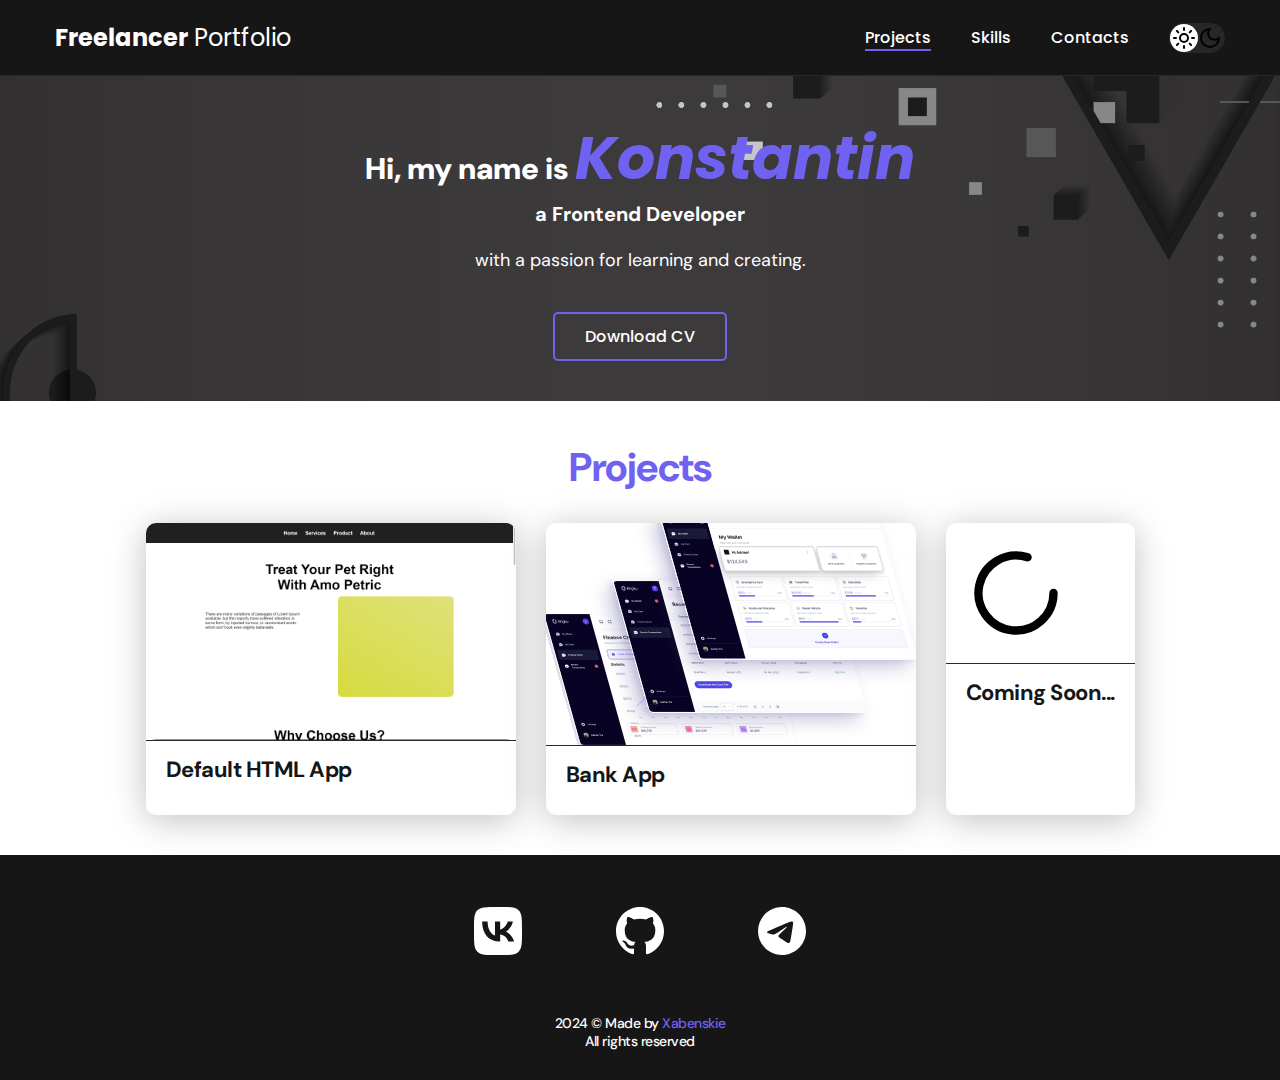
<file: index.html>
<!DOCTYPE html>
<html lang="en">
<head>
    <meta charset="UTF-8" />
    <meta name="viewport" content="width=device-width, initial-scale=1.0" />
    <title>Freelancer Portfolio</title>
    <link rel="stylesheet" href="./css/main.css" />
</head>
<body>
    <nav class="nav">
        <div class="container">
            <div class="nav-row">
                <a href="./index.html" class="logo">
                    <strong>Freelancer</strong> Portfolio
                </a>
                <ul class="nav-list">
                    <li class="nav-list__item">
                        <a href="./index.html" class="nav-list__link nav-list__link--active">Projects</a>
                    </li>
                    <li class="nav-list__item">
                        <a href="./skills.html" class="nav-list__link">Skills</a>
                    </li>
                    <li class="nav-list__item">
                        <a href="./contacts.html" class="nav-list__link">Contacts</a>
                    </li>
                </ul>
                <button class="dark-mode-btn" aria-label="Toggle dark mode">
                    <img src="icons/switch/sun.svg" alt="Light Mode" class="dark-mode-btn__icon" />
                    <img src="icons/switch/moon.svg" alt="Dark Mode" class="dark-mode-btn__icon" />
                </button>
            </div>
        </div>
    </nav>

    <header class="header">
        <div class="header__wrapper">
            <h1 class="header__title">
                <strong>Hi, my name is <em>Konstantin</em></strong><br />
                a Frontend Developer
            </h1>
            <p class="header__text">with a passion for learning and creating.</p>
            <a href="../Резюме.docx" class="btn" download>Download CV</a>
        </div>
    </header>

    <main class="section">
        <div class="container">
            <h2 class="title-1">Projects</h2>
            <ul class="projects">
                <li class="project">
                    <a href="./default-page.html">
                        <img src="./icons/projects/1 project.png" alt="Default HTML App" class="project__img" width="450" height="450" draggable="false" />
                        <h3 class="project__title">Default HTML App</h3>
                    </a>
                </li>
                <li class="project">
                    <a href="./bank-page.html">
                        <img src="./icons/projects/bank.svg" alt="Bank App" class="project__img" width="450" height="450" draggable="false" />
                        <h3 class="project__title">Bank App</h3>
                    </a>
                </li>
                <li class="project">
                    <img src="./icons/projects/comingSoon.svg" alt="Coming Soon" width="400" height="400" class="project__loader" draggable="false" />
                    <h3 class="project__title">Coming Soon...</h3>
                </li>
            </ul>
        </div>
    </main>

    <footer class="footer">
        <div class="container">
            <div class="footer__wrapper">
                <ul class="social">
                    <li class="social__item">
                        <a href="https://vk.com/iyiyiyiyiyiyu" aria-label="VK Profile">
                            <img src="icons/contact/vk.svg" alt="VK" />
                        </a>
                    </li>
                    <li class="social__item">
                        <a href="https://github.com/Xabenskie" aria-label="GitHub Profile">
                            <img src="icons/contact/gitHub.svg" alt="GitHub" />
                        </a>
                    </li>
                    <li class="social__item">
                        <a href="https://t.me/wedhhe" aria-label="Telegram Profile">
                            <img src="icons/contact/telegram.svg" alt="Telegram" />
                        </a>
                    </li>
                </ul>
                <div class="copyright">
                    <p>
                        2024 &copy; Made by <a href="https://github.com/Xabenskie">Xabenskie</a>
                    </p>
                    <p>All rights reserved</p>
                </div>
            </div>
        </div>
    </footer>

    <script src="js/main.js"></script>
</body>
</html>
</file>
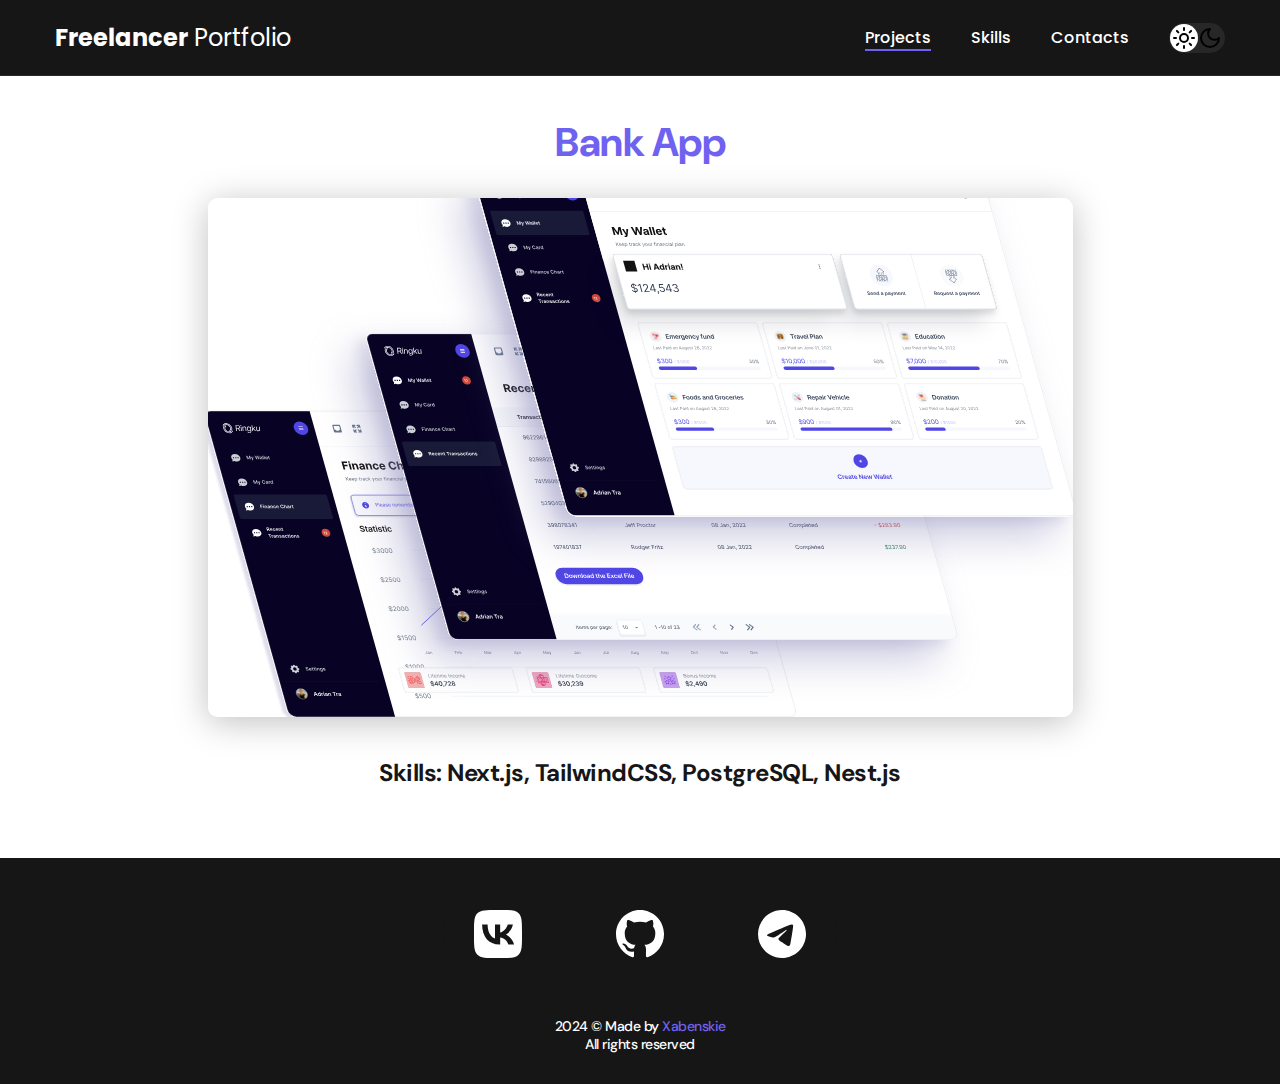
<file: bank-page.html>
<!DOCTYPE html>
<html lang="en">
	<head>
		<meta charset="UTF-8" />
		<meta name="viewport" content="width=device-width, initial-scale=1.0" />
		<title>Freelancer Portfolio</title>
		<link rel="stylesheet" href="css/main.css" />
	</head>
	<body>
		<nav class="nav">
			<div class="container">
				<div class="nav-row">
					<a href="./index.html" class="logo">
						<strong>Freelancer</strong> Portfolio
					</a>
					<ul class="nav-list">
						<li class="nav-list__item">
							<a
								href="./index.html"
								class="nav-list__link nav-list__link--active"
								>Projects</a
							>
						</li>
						<li class="nav-list__item">
							<a href="./skills.html" class="nav-list__link">Skills</a>
						</li>
						<li class="nav-list__item">
							<a href="./contacts.html" class="nav-list__link">Contacts</a>
						</li>
					</ul>
					<button class="dark-mode-btn" aria-label="Toggle dark mode">
						<img
							src="icons/switch/sun.svg"
							alt="Light Mode"
							class="dark-mode-btn__icon"
						/>
						<img
							src="icons/switch/moon.svg"
							alt="Dark Mode"
							class="dark-mode-btn__icon"
						/>
					</button>
				</div>
			</div>
		</nav>

		<main class="section">
			<div class="container">
				<h2 class="title-1">Bank App</h2>
				<div class="project-details">
					<img
						src="icons/projects/bank.svg"
						alt="Bank App Cover"
						draggable="false"
						class="project-details__cover"
					/>
					<p class="project-details__desc">
						Skills: Next.js, TailwindCSS, PostgreSQL, Nest.js
					</p>
				</div>
			</div>
		</main>

		<footer class="footer">
			<div class="container">
				<div class="footer__wrapper">
					<ul class="social">
						<li class="social__item">
							<a href="https://vk.com/iyiyiyiyiyiyu" aria-label="VK Profile">
								<img src="icons/contact/vk.svg" alt="VK" />
							</a>
						</li>
						<li class="social__item">
							<a
								href="https://github.com/Xabenskie"
								aria-label="GitHub Profile"
							>
								<img src="icons/contact/gitHub.svg" alt="GitHub" />
							</a>
						</li>
						<li class="social__item">
							<a href="https://t.me/wedhhe" aria-label="Telegram Profile">
								<img src="icons/contact/telegram.svg" alt="Telegram" />
							</a>
						</li>
					</ul>
					<div class="copyright">
						<p>
							2024 &copy; Made by
							<a href="https://github.com/Xabenskie">Xabenskie</a>
						</p>
						<p>All rights reserved</p>
					</div>
				</div>
			</div>
		</footer>

		<script src="js/main.js"></script>
	</body>
</html>
</file>
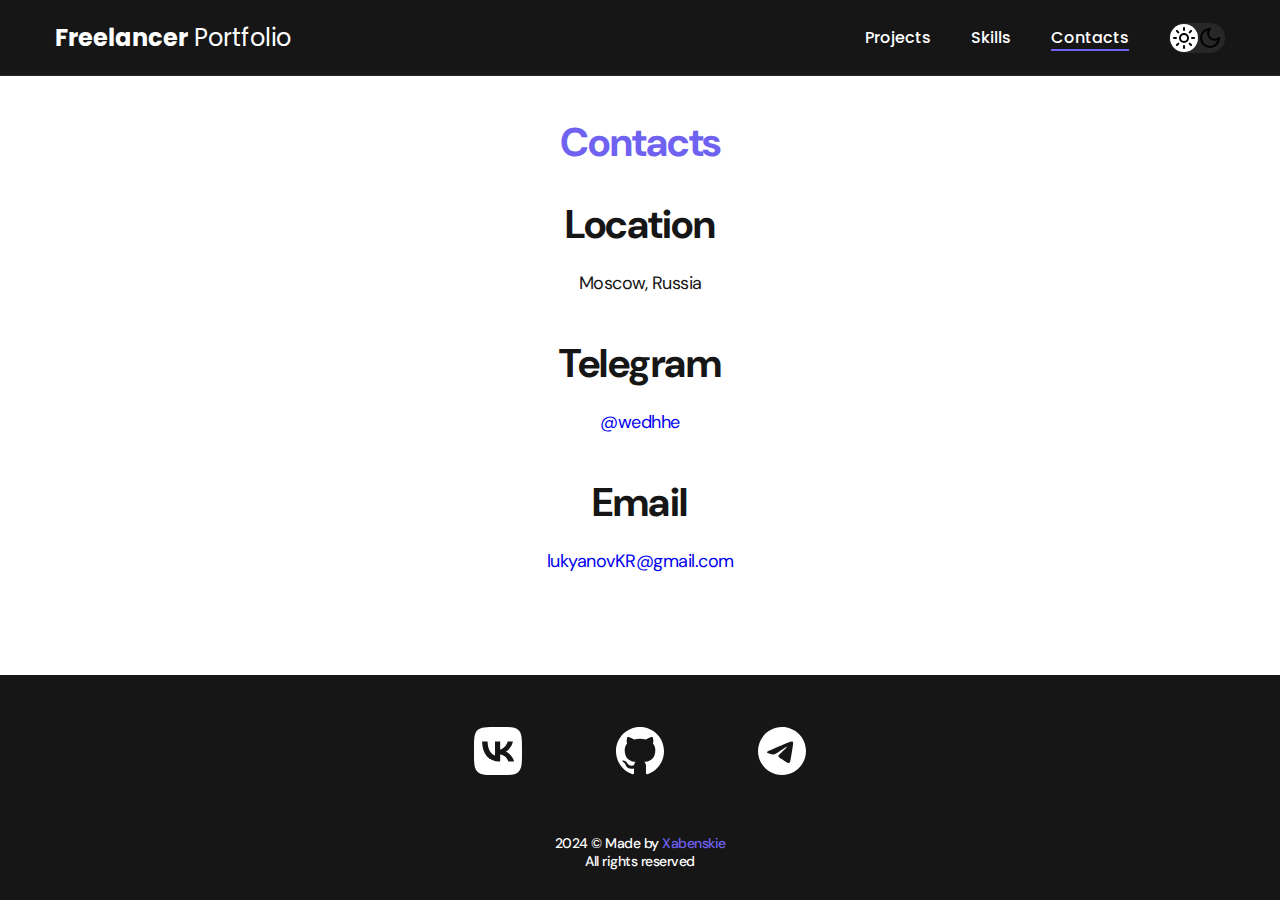
<file: contacts.html>
<!DOCTYPE html>
<html lang="en">
	<head>
		<meta charset="UTF-8" />
		<meta name="viewport" content="width=device-width, initial-scale=1.0" />
		<title>Freelancer Portfolio</title>
		<link rel="stylesheet" href="css/main.css" />
	</head>
	<body>
		<nav class="nav">
			<div class="container">
				<div class="nav-row">
					<a href="./index.html" class="logo">
						<strong>Freelancer</strong> Portfolio
					</a>
					<ul class="nav-list">
						<li class="nav-list__item">
							<a href="./index.html" class="nav-list__link">Projects</a>
						</li>
						<li class="nav-list__item">
							<a href="./skills.html" class="nav-list__link">Skills</a>
						</li>
						<li class="nav-list__item">
							<a
								href="./contacts.html"
								class="nav-list__link nav-list__link--active"
								>Contacts</a
							>
						</li>
					</ul>
					<button class="dark-mode-btn" aria-label="Toggle dark mode">
						<img
							src="icons/switch/sun.svg"
							alt="Light Mode"
							class="dark-mode-btn__icon"
						/>
						<img
							src="icons/switch/moon.svg"
							alt="Dark Mode"
							class="dark-mode-btn__icon"
						/>
					</button>
				</div>
			</div>
		</nav>

		<main class="section">
			<div class="container">
				<h1 class="title-1">Contacts</h1>
				<ul class="content-list">
					<li class="content-list__item">
						<h2 class="title-2">Location</h2>
						<p>Moscow, Russia</p>
					</li>
					<li class="content-list__item">
						<h2 class="title-2">Telegram</h2>
						<p><a href="https://t.me/wedhhe">@wedhhe</a></p>
					</li>
					<li class="content-list__item">
						<h2 class="title-2">Email</h2>
						<p>
							<a href="mailto:lukyanovKR@gmail.com">lukyanovKR@gmail.com</a>
						</p>
					</li>
				</ul>
			</div>
		</main>

		<footer class="footer">
			<div class="container">
				<div class="footer__wrapper">
					<ul class="social">
						<li class="social__item">
							<a href="https://vk.com/iyiyiyiyiyiyu" aria-label="VK Profile">
								<img src="icons/contact/vk.svg" alt="VK" />
							</a>
						</li>
						<li class="social__item">
							<a
								href="https://github.com/Xabenskie"
								aria-label="GitHub Profile"
							>
								<img src="icons/contact/gitHub.svg" alt="GitHub" />
							</a>
						</li>
						<li class="social__item">
							<a href="https://t.me/wedhhe" aria-label="Telegram Profile">
								<img src="icons/contact/telegram.svg" alt="Telegram" />
							</a>
						</li>
					</ul>
					<div class="copyright">
						<p>
							2024 &copy; Made by
							<a href="https://github.com/Xabenskie">Xabenskie</a>
						</p>
						<p>All rights reserved</p>
					</div>
				</div>
			</div>
		</footer>

		<script src="js/main.js"></script>
	</body>
</html>
</file>
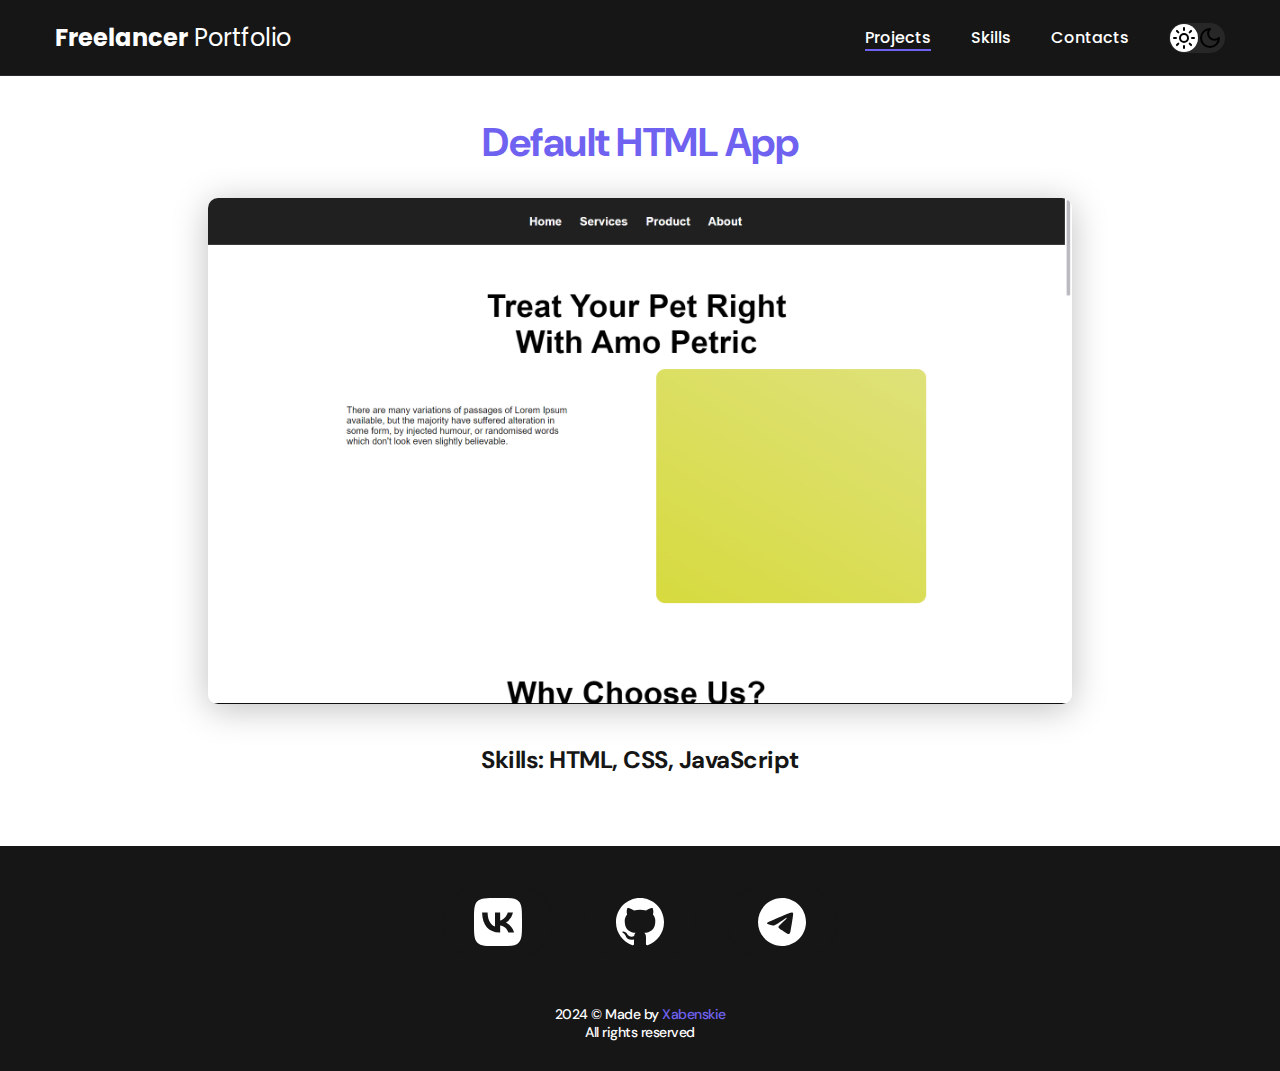
<file: default-page.html>
<!DOCTYPE html>
<html lang="en">
	<head>
		<meta charset="UTF-8" />
		<meta name="viewport" content="width=device-width, initial-scale=1.0" />
		<title>Freelancer Portfolio</title>
		<link rel="stylesheet" href="css/main.css" />
	</head>
	<body>
		<nav class="nav">
			<div class="container">
				<div class="nav-row">
					<a href="./index.html" class="logo">
						<strong>Freelancer</strong> Portfolio
					</a>
					<ul class="nav-list">
						<li class="nav-list__item">
							<a
								href="./index.html"
								class="nav-list__link nav-list__link--active"
								>Projects</a
							>
						</li>
						<li class="nav-list__item">
							<a href="./skills.html" class="nav-list__link">Skills</a>
						</li>
						<li class="nav-list__item">
							<a href="./contacts.html" class="nav-list__link">Contacts</a>
						</li>
					</ul>
					<button class="dark-mode-btn" aria-label="Toggle dark mode">
						<img
							src="icons/switch/sun.svg"
							alt="Light Mode"
							class="dark-mode-btn__icon"
						/>
						<img
							src="icons/switch/moon.svg"
							alt="Dark Mode"
							class="dark-mode-btn__icon"
						/>
					</button>
				</div>
			</div>
		</nav>

		<main class="section">
			<div class="container">
				<h2 class="title-1">Default HTML App</h2>
				<div class="project-details">
					<img
						src="icons/projects/1 project.png"
						alt="Project Cover"
						draggable="false"
						class="project-details__cover"
					/>
					<p class="project-details__desc">Skills: HTML, CSS, JavaScript</p>
				</div>
			</div>
		</main>

		<footer class="footer">
			<div class="container">
				<div class="footer__wrapper">
					<ul class="social">
						<li class="social__item">
							<a href="https://vk.com/iyiyiyiyiyiyu" aria-label="VK Profile">
								<img src="icons/contact/vk.svg" alt="VK" />
							</a>
						</li>
						<li class="social__item">
							<a
								href="https://github.com/Xabenskie"
								aria-label="GitHub Profile"
							>
								<img src="icons/contact/gitHub.svg" alt="GitHub" />
							</a>
						</li>
						<li class="social__item">
							<a href="https://t.me/wedhhe" aria-label="Telegram Profile">
								<img src="icons/contact/telegram.svg" alt="Telegram" />
							</a>
						</li>
					</ul>
					<div class="copyright">
						<p>
							2024 &copy; Made by
							<a href="https://github.com/Xabenskie">Xabenskie</a>
						</p>
						<p>All rights reserved</p>
					</div>
				</div>
			</div>
		</footer>

		<script src="js/main.js"></script>
	</body>
</html>
</file>
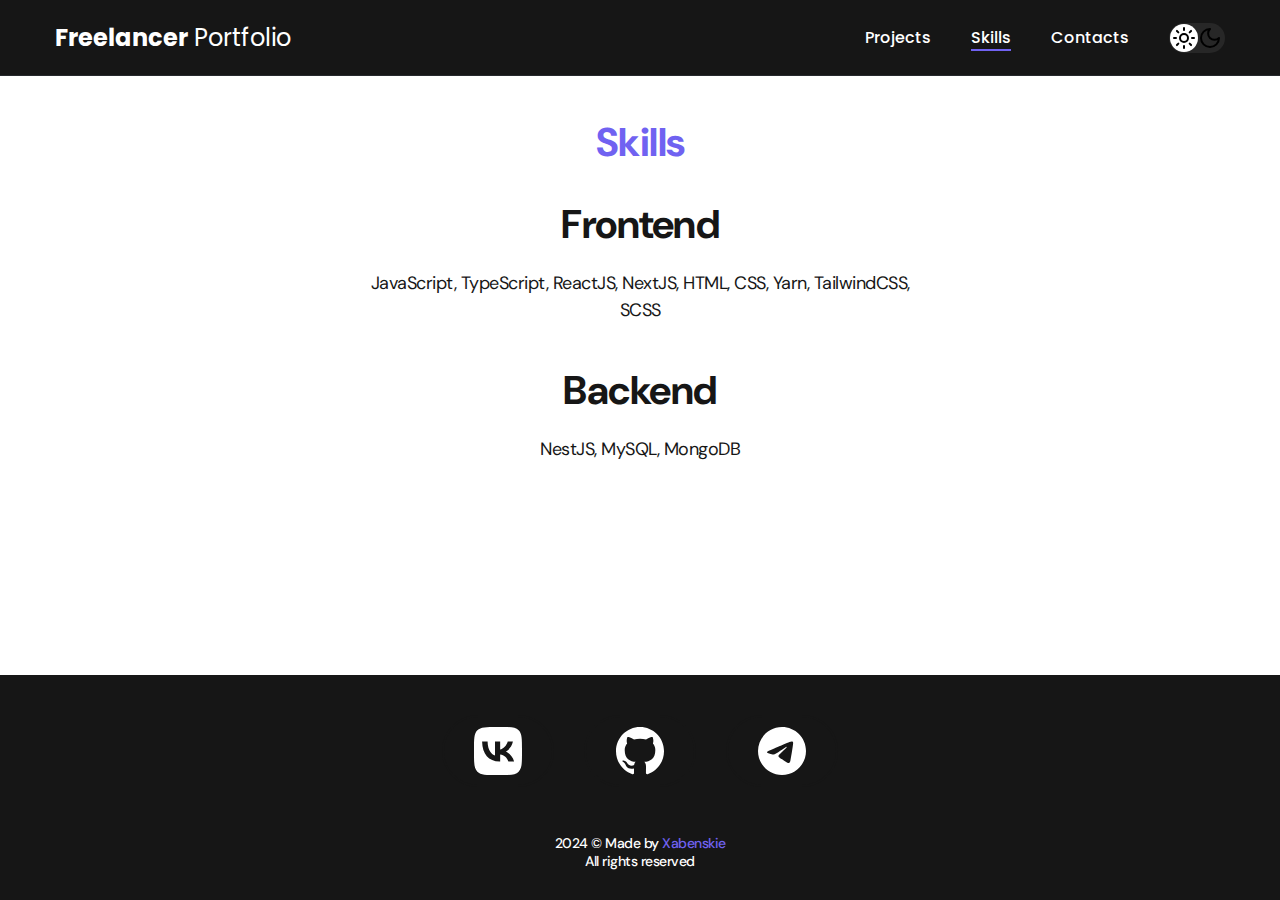
<file: skills.html>
<!DOCTYPE html>
<html lang="en">
<head>
    <meta charset="UTF-8" />
    <meta name="viewport" content="width=device-width, initial-scale=1.0" />
    <title>Freelancer Portfolio</title>
    <link rel="stylesheet" href="css/main.css" />
</head>
<body>
    <nav class="nav">
        <div class="container">
            <div class="nav-row">
                <a href="./index.html" class="logo">
                    <strong>Freelancer</strong> Portfolio
                </a>
                <ul class="nav-list">
                    <li class="nav-list__item">
                        <a href="./index.html" class="nav-list__link">Projects</a>
                    </li>
                    <li class="nav-list__item">
                        <a href="./skills.html" class="nav-list__link nav-list__link--active">Skills</a>
                    </li>
                    <li class="nav-list__item">
                        <a href="./contacts.html" class="nav-list__link">Contacts</a>
                    </li>
                </ul>
                <button class="dark-mode-btn" aria-label="Toggle dark mode">
                    <img src="icons/switch/sun.svg" alt="Light Mode" class="dark-mode-btn__icon" />
                    <img src="icons/switch/moon.svg" alt="Dark Mode" class="dark-mode-btn__icon" />
                </button>
            </div>
        </div>
    </nav>

    <main class="section">
        <div class="container">
            <h1 class="title-1">Skills</h1>
            <ul class="content-list">
                <li class="content-list__item">
                    <h2 class="title-2">Frontend</h2>
                    <p>JavaScript, TypeScript, ReactJS, NextJS, HTML, CSS, Yarn, TailwindCSS, SCSS</p>
                </li>
                <li class="content-list__item">
                    <h2 class="title-2">Backend</h2>
                    <p>NestJS, MySQL, MongoDB</p>
                </li>
            </ul>
        </div>
    </main>

    <footer class="footer">
        <div class="container">
            <div class="footer__wrapper">
                <ul class="social">
                    <li class="social__item">
                        <a href="https://vk.com/iyiyiyiyiyiyu" aria-label="VK Profile">
                            <img src="icons/contact/vk.svg" alt="VK" />
                        </a>
                    </li>
                    <li class="social__item">
                        <a href="https://github.com/Xabenskie" aria-label="GitHub Profile">
                            <img src="icons/contact/gitHub.svg" alt="GitHub" />
                        </a>
                    </li>
                    <li class="social__item">
                        <a href="https://t.me/wedhhe" aria-label="Telegram Profile">
                            <img src="icons/contact/telegram.svg" alt="Telegram" />
                        </a>
                    </li>
                </ul>
                <div class="copyright">
                    <p>2024 &copy; Made by <a href="https://github.com/Xabenskie">Xabenskie</a></p>
                    <p>All rights reserved</p>
                </div>
            </div>
        </div>
    </footer>

    <script src="js/main.js"></script>
</body>
</html>
</file>
<file: css/main.css>
@import './reset.css';

@import url('https://fonts.googleapis.com/css2?family=DM+Sans:ital,opsz@0,9..40;1,9..40&family=Poppins:wght@400;500;700&display=swap');
/* 
 font-family: "Poppins", sans-serif;
 font-family: "DM Sans", sans-serif;
*/

body {
	font-family: Arial, Helvetica, sans-serif;
}

body::-webkit-scrollbar {
	background-color: white;
	width: 16px;
}

/* background of the scrollbar except button or resizer */
body::-webkit-scrollbar-track {
	background-color: white;
}

/* scrollbar itself */
body::-webkit-scrollbar-thumb {
	background-color: #babac0;
	border-radius: 16px;
	border: 4px solid white;
}

/* set button(top and bottom of the scrollbar) */
body::-webkit-scrollbar-button {
	display: none;
}

:root {
	--black: #161616;
	--black-border: #26292d;
	--white: #fff;
	--pink: #7062f1;
	--orange: rgb(255, 166, 0);

	--text-color: var(--black);
	--dark-bg: var(--black);
	--dark-border: var(--black-border);
	--header-text: var(--white);
	--accent: var(--pink);

	/* Light mode */
	--page-bg: var(--white);
	--text-color: var(--black);
	--title-1: var(--accent);
	--project-card-text: var(--black);
	--box-shadow: 0px 5px 35px rgba(0, 0, 0, 0.25);
}

.dark {
	/* Dark mode */
	--page-bg: #252526;
	--text-color: var(--white);
	--title-1: var(--white);
	--project-card-bg: var(--black);
	--project-card-text: var(--white);
	--box-shadow: 0px 5px 35px rgba(0, 0, 0, 0.8);
}

html,
body {
	font-family: 'DM Sans', sans-serif;
	letter-spacing: -0.5px;
	color: var(--text-color);
	min-height: 100vh;
	display: flex;
	flex-direction: column;
	background-color: var(--page-bg);
}

.container {
	padding: 0 15px;
	max-width: 1200px;
	margin: 0 auto;
}

.nav {
	background-color: var(--dark-bg);
	color: var(--header-text);
	padding: 20px 0;
	border-bottom: 1px solid var(--dark-border);
	letter-spacing: normal;
}

.nav-row {
	display: flex;
	justify-content: flex-end;
	align-items: center;
	column-gap: 40px;
	row-gap: 20px;
	flex-wrap: wrap;
}

.logo {
	color: var(--header-text);
	font-size: 24px;
	font-family: 'Poppins', sans-serif;
	margin-right: auto;
}

.nav-list {
	display: flex;
	align-items: center;
	column-gap: 40px;
	font-size: 16px;
	font-weight: 500;
	font-family: 'Poppins', sans-serif;
}

.dark-mode-btn {
	order: 1;
	display: flex;
	width: 56px;
	height: 30px;
	background-color: #272727;
	border-radius: 50px;
	justify-content: space-between;
	padding: 3px;
	position: relative;
}

.dark-mode-btn::before {
	content: '';
	display: block;
	width: 28px;
	height: 28px;
	border-radius: 50%;
	background-color: var(--white);
	position: absolute;
	top: 1px;
	left: 1px;
	transition: all 0.3s ease-in-out;
}

.dark-mode-btn--active::before {
	left: 26px;
}

.dark-mode-btn__icon {
	position: relative;
	z-index: 9;
}

.nav-list__link {
	color: var(--header-text);
}

.nav-list__link--active {
	position: relative;
}

.nav-list__link--active::before {
	content: '';
	display: block;
	height: 2px;
	width: 100%;
	background-color: var(--accent);
	position: absolute;
	left: 0;
	top: 100%;
}

.header {
	background-color: var(--dark-bg);
	color: var(--header-text);
	min-height: 695px;
	padding: 40px 0;
	display: flex;
	justify-content: center;
	align-items: center;
	letter-spacing: normal;
	text-align: center;
	background-image: url('../icons/89781.jpg');
	background-repeat: no-repeat;
	background-size: cover;
	background-position: center;
	background-attachment: fixed;
}

.header__wrapper {
	max-width: 660px;
	padding: 0 15px;
}

.header__title {
	margin-bottom: 20px;
	font-size: 50px;
	font-weight: 700;
	line-height: 1.4;
}

.header__title em {
	font-family: 'Poppins', sans-serif;
	color: var(--accent);
	font-weight: 700;
	font-size: 60px;
}

.header__text {
	margin-bottom: 40px;
	font-size: 18px;
	line-height: 24px;
}

.header__text p + p {
	margin-top: 1em;
}

.btn {
	display: inline-flex;
	align-items: center;
	column-gap: 20px;
	font-size: 16px;
	font-weight: 500;
	font-family: 'Poppins', sans-serif;
	text-decoration: none;
	color: var(--header-text);
	background-color: transparent;
	border: 2px solid var(--accent);
	border-radius: 5px;
	padding: 10px 30px;
	transition: all 0.3s ease-in-out;

	&:hover {
		background-color: var(--accent);
		color: var(--white);
	}
}

.section {
	padding: 70px 0;
}

.title-1 {
	margin-bottom: 60px;
	font-size: 60px;
	font-weight: 700;
	line-height: 1.3;
	color: var(--title-1);
	text-align: center;
}

.projects {
	display: flex;
	flex-wrap: wrap;
	column-gap: 30px;
	row-gap: 30px;
	justify-content: center;
}

.project {
	max-width: 370px;
	background-color: var(--project-card-bg);
	border-radius: 10px;
	box-shadow: var(--box-shadow);

	cursor: pointer;

	&:hover {
		box-shadow: 0px 5px 35px rgba(0, 0, 0, 0.5);
		transition: all 0.3s ease-in-out;
		transform: translateY(-10px);
		z-index: 1;
	}
}

.project img {
	border-radius: 10px;
}

.project__title {
	padding: 15px 20px 25px;
	font-size: 24px;
	font-weight: 700;
	line-height: 130%;
	border-top: 1px solid var(--black-border);
	color: var(--project-card-text);
}

.project__loader {
	text-align: center;
	margin: 20px;
	width: 100px;
	height: 100px;
	-webkit-animation-name: spin;
	-webkit-animation-duration: 1000ms;
	-webkit-animation-iteration-count: infinite;
	-webkit-animation-timing-function: linear;
	-moz-animation-name: spin;
	-moz-animation-duration: 1000ms;
	-moz-animation-iteration-count: infinite;
	-moz-animation-timing-function: linear;
	-ms-animation-name: spin;
	-ms-animation-duration: 1000ms;
	-ms-animation-iteration-count: infinite;
	-ms-animation-timing-function: linear;
	animation-name: spin;
	animation-duration: 1000ms;
	animation-iteration-count: infinite;
	animation-timing-function: linear;
}
@-ms-keyframes spin {
	from {
		-ms-transform: rotate(0deg);
	}
	to {
		-ms-transform: rotate(360deg);
	}
}
@-moz-keyframes spin {
	from {
		-moz-transform: rotate(0deg);
	}
	to {
		-moz-transform: rotate(360deg);
	}
}
@-webkit-keyframes spin {
	from {
		-webkit-transform: rotate(0deg);
	}
	to {
		-webkit-transform: rotate(360deg);
	}
}
@keyframes spin {
	from {
		transform: rotate(0deg);
	}
	to {
		transform: rotate(360deg);
	}
}

.footer {
	background-color: var(--dark-bg);
	color: var(--header-text);
	padding: 60px 0 50px;
	color: var(--header-text);
	margin-top: auto;
}

.footer__wrapper {
	display: flex;
	flex-direction: column;
	align-items: center;
	row-gap: 27px;
}

.social__item {
	display: flex;
	align-items: center;
	column-gap: 10px;
	font-size: 16px;
	font-weight: 500;
	font-family: 'Poppins', sans-serif;
	text-decoration: none;
	color: var(--header-text);
	background-color: transparent;
	border: 2px solid var(--dark-bg);
	border-radius: 100px;
	padding: 10px 30px;
	transition: all 0.3s ease-in-out;

	&:hover {
		background-color: var(--accent);
		color: var(--white);
	}
	> img {
		width: 100px;
		height: 100px;
	}
}

.social {
	display: flex;
	column-gap: 30px;
	align-items: center;
	justify-content: center;
}

.copyright {
	font-size: 14px;
	font-weight: 500;
	line-height: 130%;
	color: var(--header-text);
	text-align: center;
	margin-top: 20px;
}

.copyright a {
	color: var(--accent);
	text-decoration: none;

	&:hover {
		text-decoration: underline;
	}
}

.project-details {
	max-width: 865px;
	margin: 0 auto;
	display: flex;
	flex-direction: column;
	align-items: center;
}

.project-details__cover {
	max-width: 100%;
	margin-bottom: 40px;
	border-radius: 10px;
	box-shadow: 0px 5px 35px rgba(0, 0, 0, 0.25);
}

.project-details__desc {
	font-weight: 700;
	font-size: 24px;
	line-height: 1.3;
	margin-bottom: 30px;
}

.title-2 {
	font-size: 40px;
	line-height: 1.3;
	margin-bottom: 20px;
	font-weight: 700;
}

.content-list {
	max-width: 570px;
	display: flex;
	flex-direction: column;
	align-items: center;
	text-align: center;
	row-gap: 40px;
	margin: 0 auto;
}

.content-list__item {
	font-size: 18px;
	line-height: 1.5;
}

@media (min-width: 620px) {
	.header {
		min-height: unset;
	}
	.header__title {
		font-size: 30px;
	}

	.header__title strong {
		font-size: 40px;
	}

	.nav-row {
		justify-content: space-between;
	}

	.dark-mode-btn {
		order: 0;
	}

	.section {
		padding: 40px 0;
	}

	.title-1 {
		margin-bottom: 30px;
		font-size: 40px;
	}

	.project__title {
		font-size: 22px;
	}

	.footer {
		padding: 40px 0 30px;
	}
}

@media (min-width: 400px) {
	.header__title {
		font-size: 20px;
	}

	.header__title strong {
		font-size: 30px;
	}
}
</file>
